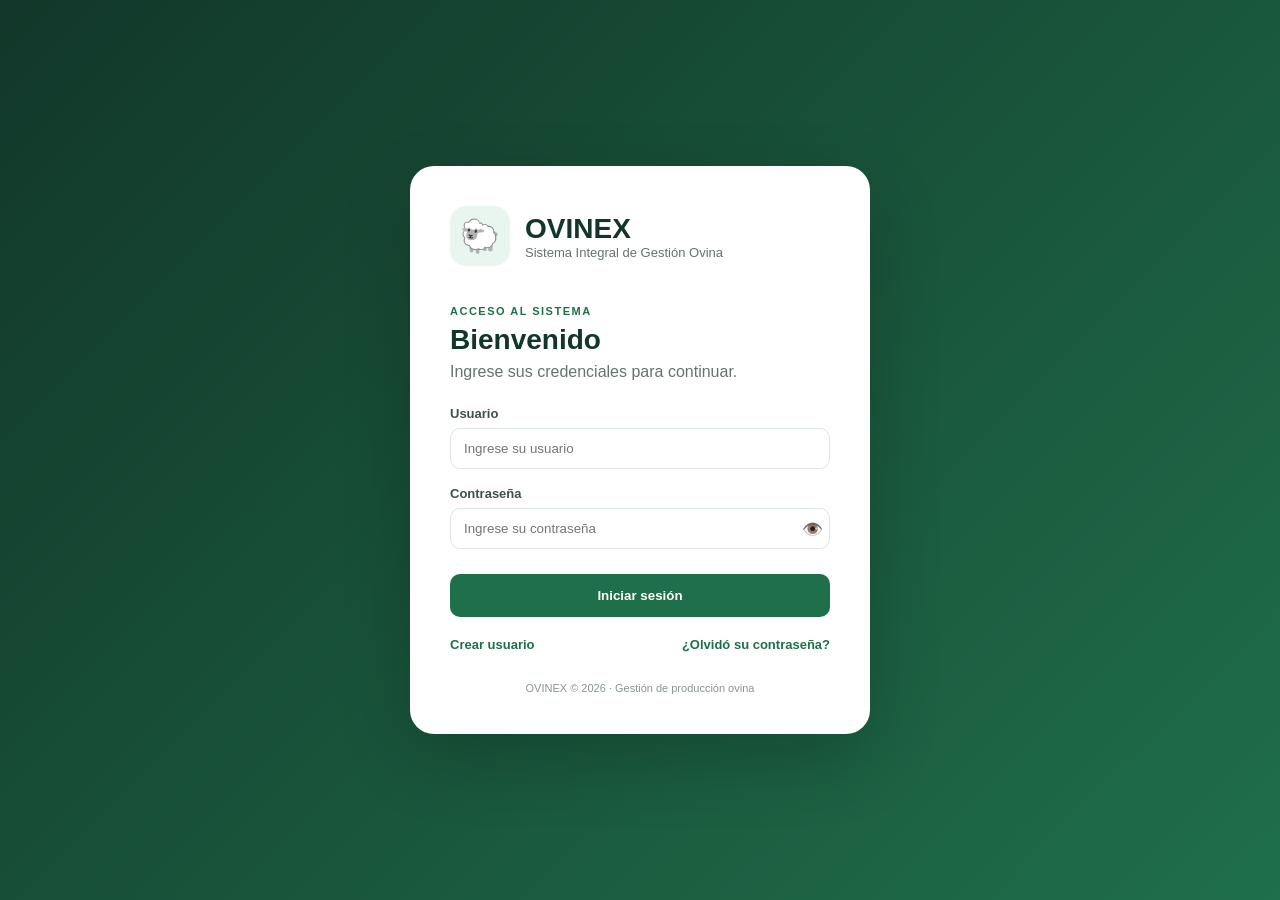
<file: index.html>
<!DOCTYPE html>
<html lang="es">
<head>

    <meta charset="UTF-8">

    <meta
        name="viewport"
        content="width=device-width, initial-scale=1.0"
    >

    <title>OVINEX | Sistema Ovino</title>

    <link
        rel="stylesheet"
        href="estilos.css"
    >

</head>

<body>

<script>

/* =====================================================
   PROTECCIÓN DE SESIÓN
===================================================== */

if (
    sessionStorage.getItem("sesionActiva") !== "true"
) {

    window.location.replace("login.html");

}

</script>


<div class="app">


    <!-- ==================================================
         SIDEBAR
    ================================================== -->

    <aside class="sidebar">

        <div class="logo">

            <div class="logo-icon">
                🐑
            </div>

            <div>
                <strong>OVINEX</strong>
                <span>Gestión Ovina</span>
            </div>

        </div>


        <nav class="menu">

            <span class="menu-titulo">
                PRINCIPAL
            </span>

            <button
                type="button"
                class="item-menu activo"
                data-seccion="seccionGeneral"
            >
                <span>🏠</span>
                <span>Información general</span>
            </button>


            <button
                type="button"
                class="item-menu"
                data-seccion="seccionAnimales"
            >
                <span>🐑</span>
                <span>Animales</span>
            </button>


            <button
                type="button"
                class="item-menu"
                data-seccion="seccionRegistro"
            >
                <span>➕</span>
                <span>Registrar animal</span>
            </button>


            <button
                type="button"
                class="item-menu"
                data-seccion="seccionReservas"
            >
                <span>📋</span>
                <span>Reservas</span>
            </button>


            <span class="menu-titulo">
                ADMINISTRACIÓN
            </span>


            <button
                type="button"
                class="item-menu"
                id="btnPanelAdmin"
                data-seccion="seccionAdmin"
            >
                <span>🛡️</span>
                <span>Panel de administrador</span>
            </button>


            <button
                type="button"
                class="item-menu"
                id="btnNotificacionesMenu"
                data-seccion="seccionNotificaciones"
            >
                <span>🔔</span>
                <span>Notificaciones</span>

                <span
                    id="contadorMenu"
                    class="contador-menu"
                >
                    0
                </span>

            </button>

        </nav>


        <div class="sidebar-abajo">

            <div class="mini-info">

                <span>OVINEX</span>

                <p>
                    Sistema de control
                    de producción ovina
                </p>

            </div>


            <button
                type="button"
                id="btnCerrarSesion"
                class="boton-logout"
            >
                🚪 Cerrar sesión
            </button>

        </div>

    </aside>



    <!-- ==================================================
         CONTENIDO PRINCIPAL
    ================================================== -->

    <main class="contenido-principal">


        <!-- ==================================================
             HEADER
        ================================================== -->

        <header class="header">

            <div>

                <span class="etiqueta-header">
                    SISTEMA DE GESTIÓN
                </span>

                <h1 id="tituloHeader">
                    Información general
                </h1>

            </div>


            <div class="usuario-area">

                <button
                    type="button"
                    id="btnNotificaciones"
                    class="boton-notificaciones"
                >

                    🔔

                    <span
                        id="contadorNotificaciones"
                        class="contador-notificaciones"
                    >
                        0
                    </span>

                </button>


                <div
                    class="usuario-avatar"
                    id="avatarUsuario"
                >
                    A
                </div>


                <div class="usuario-datos">

                    <strong id="nombreUsuario">
                        Administrador
                    </strong>

                    <span id="rolUsuario">
                        Administrador
                    </span>

                </div>

            </div>

        </header>



        <!-- ==================================================
             INFORMACIÓN GENERAL
        ================================================== -->

        <section
            id="seccionGeneral"
            class="seccion-contenido activa"
        >

            <div class="encabezado-seccion">

                <div>

                    <span class="etiqueta-seccion">
                        RESUMEN
                    </span>

                    <h2>
                        Información general
                    </h2>

                    <p>
                        Vista general del hato ovino
                        registrado en OVINEX.
                    </p>

                </div>


                <button
                    type="button"
                    class="boton-principal"
                    data-seccion="seccionRegistro"
                >
                    ➕ Registrar animal
                </button>

            </div>


            <!-- Estadísticas -->

            <div class="estadisticas">

                <div class="tarjeta-estadistica">

                    <div class="estadistica-icono">
                        🐑
                    </div>

                    <div>

                        <span>
                            Total de animales
                        </span>

                        <strong id="totalAnimales">
                            0
                        </strong>

                    </div>

                </div>


                <div class="tarjeta-estadistica">

                    <div class="estadistica-icono">
                        ❤️
                    </div>

                    <div>

                        <span>
                            Animales preñados
                        </span>

                        <strong id="animalesPrenados">
                            0
                        </strong>

                    </div>

                </div>


                <div class="tarjeta-estadistica">

                    <div class="estadistica-icono">
                        📋
                    </div>

                    <div>

                        <span>
                            Reservas
                        </span>

                        <strong id="totalReservas">
                            0
                        </strong>

                    </div>

                </div>

            </div>


            <!-- Animales generales -->

            <div class="tarjeta-contenido">

                <div class="cabecera-contenido">

                    <div>

                        <span class="etiqueta-seccion">
                            HATO OVINO
                        </span>

                        <h2>
                            Animales registrados
                        </h2>

                    </div>


                    <button
                        type="button"
                        class="boton-secundario"
                        data-seccion="seccionAnimales"
                    >
                        Ver todos
                    </button>

                </div>


                <div
                    id="tarjetasGenerales"
                    class="grid-animales"
                ></div>

            </div>

        </section>



        <!-- ==================================================
             ANIMALES
        ================================================== -->

        <section
            id="seccionAnimales"
            class="seccion-contenido"
        >

            <div class="encabezado-seccion">

                <div>

                    <span class="etiqueta-seccion">
                        HATO OVINO
                    </span>

                    <h2>
                        Animales
                    </h2>

                    <p>
                        Consulta y administra los animales registrados.
                    </p>

                </div>


                <button
                    type="button"
                    class="boton-principal"
                    data-seccion="seccionRegistro"
                >
                    ➕ Registrar animal
                </button>

            </div>


            <div class="filtros">

                <div class="campo">

                    <label for="buscarAnimal">
                        Buscar animal
                    </label>

                    <input
                        type="search"
                        id="buscarAnimal"
                        placeholder="Número del animal..."
                    >

                </div>


                <div class="campo">

                    <label for="filtroEstado">
                        Estado
                    </label>

                    <select id="filtroEstado">

                        <option value="">
                            Todos
                        </option>

                        <option value="Activo">
                            Activo
                        </option>

                        <option value="En tratamiento">
                            En tratamiento
                        </option>

                        <option value="Vendido">
                            Vendido
                        </option>

                        <option value="Baja">
                            Baja
                        </option>

                    </select>

                </div>


                <div class="campo">

                    <label for="filtroCelo">
                        Celo
                    </label>

                    <select id="filtroCelo">

                        <option value="">
                            Todos
                        </option>

                        <option value="Sí">
                            Sí
                        </option>

                        <option value="No">
                            No
                        </option>

                    </select>

                </div>

            </div>


            <div class="contador-resultados">

                <span>
                    Animales encontrados:
                </span>

                <strong id="contadorTarjetas">
                    0
                </strong>

            </div>


            <div
                id="contenedorTarjetas"
                class="grid-animales"
            ></div>

        </section>



        <!-- ==================================================
             REGISTRO
        ================================================== -->

        <section
            id="seccionRegistro"
            class="seccion-contenido"
        >

            <div class="encabezado-seccion">

                <div>

                    <span class="etiqueta-seccion">
                        REGISTRO
                    </span>

                    <h2>
                        Registrar animal
                    </h2>

                    <p>
                        Complete la información del animal.
                    </p>

                </div>

            </div>


            <div class="formulario-contenedor">

                <form id="formAnimal">

                    <div class="formulario-grid">

                        <div class="campo">

                            <label for="numeroAnimal">
                                Número de animal *
                            </label>

                            <input
                                type="text"
                                id="numeroAnimal"
                                required
                            >

                        </div>


                        <div class="campo">

                            <label for="peso">
                                Peso (kg) *
                            </label>

                            <input
                                type="number"
                                id="peso"
                                min="0"
                                step="0.1"
                                required
                            >

                        </div>


                        <div class="campo">

                            <label for="fecha">
                                Fecha *
                            </label>

                            <input
                                type="date"
                                id="fecha"
                                required
                            >

                        </div>


                        <div class="campo">

                            <label for="hora">
                                Hora *
                            </label>

                            <input
                                type="time"
                                id="hora"
                                required
                            >

                        </div>


                        <div class="campo">

                            <label for="nacimiento">
                                Fecha de nacimiento
                            </label>

                            <input
                                type="date"
                                id="nacimiento"
                            >

                        </div>


                        <div class="campo">

                            <label for="vacunas">
                                Vacunas
                            </label>

                            <input
                                type="text"
                                id="vacunas"
                                placeholder="Ej. Clostridiosis"
                            >

                        </div>


                        <div class="campo">

                            <label for="celo">
                                Celo
                            </label>

                            <select id="celo">

                                <option value="No">
                                    No
                                </option>

                                <option value="Sí">
                                    Sí
                                </option>

                            </select>

                        </div>


                        <div class="campo">

                            <label for="fechaCelo">
                                Fecha de celo
                            </label>

                            <input
                                type="date"
                                id="fechaCelo"
                            >

                        </div>


                        <div class="campo">

                            <label for="macho">
                                Número del macho
                            </label>

                            <input
                                type="text"
                                id="macho"
                            >

                        </div>


                        <div class="campo">

                            <label for="diagnostico">
                                Fecha de diagnóstico
                            </label>

                            <input
                                type="date"
                                id="diagnostico"
                            >

                        </div>


                        <div class="campo">

                            <label for="padre">
                                Número del padre
                            </label>

                            <input
                                type="text"
                                id="padre"
                            >

                        </div>


                        <div class="campo">

                            <label for="madre">
                                Número de la madre
                            </label>

                            <input
                                type="text"
                                id="madre"
                            >

                        </div>


                        <div class="campo campo-completo">

                            <label for="dieta">
                                Dieta
                            </label>

                            <textarea
                                id="dieta"
                                rows="3"
                                placeholder="Describa la alimentación..."
                            ></textarea>

                        </div>


                        <div class="campo">

                            <label for="estado">
                                Estado
                            </label>

                            <select id="estado">

                                <option value="Activo">
                                    Activo
                                </option>

                                <option value="En tratamiento">
                                    En tratamiento
                                </option>

                                <option value="Vendido">
                                    Vendido
                                </option>

                                <option value="Baja">
                                    Baja
                                </option>

                            </select>

                        </div>

                    </div>


                    <div class="formulario-botones">

                        <button
                            type="reset"
                            class="boton-secundario"
                        >
                            Limpiar
                        </button>

                        <button
                            type="submit"
                            class="boton-principal"
                        >
                            💾 Guardar animal
                        </button>

                    </div>

                </form>

            </div>

        </section>



        <!-- ==================================================
             RESERVAS
        ================================================== -->

        <section
            id="seccionReservas"
            class="seccion-contenido"
        >

            <div class="encabezado-seccion">

                <div>

                    <span class="etiqueta-seccion">
                        REGISTRO
                    </span>

                    <h2>
                        Reservas
                    </h2>

                    <p>
                        Reservas y movimientos registrados.
                    </p>

                </div>

            </div>


            <div class="tarjeta-contenido">

                <div class="tabla-responsive">

                    <table class="tabla">

                        <thead>

                            <tr>

                                <th>
                                    Animal
                                </th>

                                <th>
                                    Fecha
                                </th>

                                <th>
                                    Tipo
                                </th>

                                <th>
                                    Estado
                                </th>

                            </tr>

                        </thead>

                        <tbody id="tablaReservas">

                        </tbody>

                    </table>

                </div>

            </div>

        </section>



        <!-- ==================================================
             PANEL ADMINISTRADOR
        ================================================== -->

        <section
            id="seccionAdmin"
            class="seccion-contenido"
        >

            <div class="encabezado-seccion">

                <div>

                    <span class="etiqueta-seccion">
                        ADMINISTRACIÓN
                    </span>

                    <h2>
                        Panel de administrador
                    </h2>

                    <p>
                        Gestión y consulta de los usuarios
                        con rango de peón.
                    </p>

                </div>


                <button
                    type="button"
                    id="btnActualizarUsuarios"
                    class="boton-secundario"
                >
                    🔄 Actualizar
                </button>

            </div>


            <div class="estadisticas-admin">

                <div class="tarjeta-admin">

                    <div class="icono-admin">
                        👥
                    </div>

                    <div>

                        <span>
                            Total de peones
                        </span>

                        <strong id="totalPeones">
                            0
                        </strong>

                    </div>

                </div>


                <div class="tarjeta-admin">

                    <div class="icono-admin">
                        🟢
                    </div>

                    <div>

                        <span>
                            Usuarios activos
                        </span>

                        <strong id="peonesActivos">
                            0
                        </strong>

                    </div>

                </div>


                <div class="tarjeta-admin">

                    <div class="icono-admin">
                        📋
                    </div>

                    <div>

                        <span>
                            Actividades
                        </span>

                        <strong id="actividadesPeones">
                            0
                        </strong>

                    </div>

                </div>

            </div>


            <div class="tarjeta-contenido">

                <div class="cabecera-tabla-admin">

                    <div>

                        <span class="etiqueta-seccion">
                            USUARIOS
                        </span>

                        <h2>
                            Usuarios con rango peón
                        </h2>

                        <p>
                            Información de los usuarios registrados.
                        </p>

                    </div>

                </div>


                <div class="tabla-responsive">

                    <table class="tabla-admin">

                        <thead>

                            <tr>

                                <th>
                                    Usuario
                                </th>

                                <th>
                                    Rango
                                </th>

                                <th>
                                    Estado
                                </th>

                                <th>
                                    Actividades
                                </th>

                                <th>
                                    Acciones
                                </th>

                            </tr>

                        </thead>

                        <tbody id="tablaUsuariosPeones">

                        </tbody>

                    </table>

                </div>

            </div>

        </section>



        <!-- ==================================================
             NOTIFICACIONES
        ================================================== -->

        <section
            id="seccionNotificaciones"
            class="seccion-contenido"
        >

            <div class="encabezado-seccion">

                <div>

                    <span class="etiqueta-seccion">
                        ACTIVIDAD
                    </span>

                    <h2>
                        Notificaciones
                    </h2>

                    <p>
                        Actividades realizadas por los usuarios peón.
                    </p>

                </div>


                <button
                    type="button"
                    id="btnMarcarNotificaciones"
                    class="boton-secundario"
                >
                    ✓ Marcar como leídas
                </button>

            </div>


            <div class="tarjeta-contenido">

                <div
                    id="listaNotificaciones"
                    class="lista-notificaciones"
                ></div>

            </div>

        </section>


    </main>

</div>



<!-- ======================================================
     MODAL INFORMACIÓN ANIMAL
====================================================== -->

<div
    class="modal"
    id="modalAnimal"
>

    <div class="modal-contenido modal-animal">

        <button
            type="button"
            class="cerrar-modal"
            id="cerrarModalAnimal"
        >
            ×
        </button>

        <div id="detalleAnimal"></div>

    </div>

</div>


<script>

/* =====================================================
   DATOS
===================================================== */

let animales =
    JSON.parse(
        localStorage.getItem("animalesOvinos") || "[]"
    );

let pesajes =
    JSON.parse(
        localStorage.getItem("pesajesOvinos") || "[]"
    );

let tratamientos =
    JSON.parse(
        localStorage.getItem("tratamientosOvinos") || "[]"
    );

let reproducciones =
    JSON.parse(
        localStorage.getItem("reproduccionesOvinas") || "[]"
    );


/* =====================================================
   SESIÓN
===================================================== */

const usuarioActual =
    sessionStorage.getItem("usuarioActual") || "admin";

const rolActual =
    sessionStorage.getItem("rolActual") || "admin";


/* =====================================================
   UTILIDADES
===================================================== */

function escapeHTML(valor) {

    return String(valor ?? "")
        .replace(/&/g, "&amp;")
        .replace(/</g, "&lt;")
        .replace(/>/g, "&gt;")
        .replace(/"/g, "&quot;")
        .replace(/'/g, "&#039;");

}


function guardarAnimales() {

    localStorage.setItem(
        "animalesOvinos",
        JSON.stringify(animales)
    );

}


/* =====================================================
   NOTIFICACIONES DE ACTIVIDAD
===================================================== */

function registrarActividad(
    accion,
    detalle = ""
) {

    if (rolActual !== "peon") {
        return;
    }

    let notificaciones = [];

    try {

        notificaciones =
            JSON.parse(
                localStorage.getItem(
                    "notificacionesOvinex"
                )
            ) || [];

    } catch {

        notificaciones = [];

    }


    notificaciones.unshift({

        id:
            Date.now().toString() +
            Math.random()
                .toString(36)
                .substring(2, 7),

        usuario: usuarioActual,

        accion: accion,

        detalle: detalle,

        fecha:
            new Date()
                .toLocaleDateString("es-CR"),

        hora:
            new Date()
                .toLocaleTimeString("es-CR"),

        leida: false

    });


    if (notificaciones.length > 100) {

        notificaciones =
            notificaciones.slice(0, 100);

    }


    localStorage.setItem(
        "notificacionesOvinex",
        JSON.stringify(notificaciones)
    );

}


/* =====================================================
   CARGAR NOTIFICACIONES
===================================================== */

function cargarNotificaciones() {

    const lista =
        document.getElementById(
            "listaNotificaciones"
        );

    const contador =
        document.getElementById(
            "contadorNotificaciones"
        );

    const contadorMenu =
        document.getElementById(
            "contadorMenu"
        );

    if (!lista) return;


    let notificaciones = [];

    try {

        notificaciones =
            JSON.parse(
                localStorage.getItem(
                    "notificacionesOvinex"
                )
            ) || [];

    } catch {

        notificaciones = [];

    }


    if (rolActual !== "admin") {

        lista.innerHTML = `
            <div class="sin-notificaciones">
                <div>🔒</div>
                <h3>Acceso restringido</h3>
                <p>
                    Las notificaciones están
                    disponibles para el administrador.
                </p>
            </div>
        `;

        if (contador) {
            contador.style.display = "none";
        }

        if (contadorMenu) {
            contadorMenu.style.display = "none";
        }

        return;

    }


    const noLeidas =
        notificaciones.filter(
            item => !item.leida
        ).length;


    if (contador) {

        contador.textContent =
            noLeidas;

        contador.style.display =
            noLeidas > 0
                ? "flex"
                : "none";

    }


    if (contadorMenu) {

        contadorMenu.textContent =
            noLeidas;

        contadorMenu.style.display =
            noLeidas > 0
                ? "flex"
                : "none";

    }


    lista.innerHTML = "";


    if (!notificaciones.length) {

        lista.innerHTML = `
            <div class="sin-notificaciones">
                <div>🔔</div>
                <h3>No hay notificaciones</h3>
                <p>
                    Las actividades realizadas
                    por los peones aparecerán aquí.
                </p>
            </div>
        `;

        return;

    }


    notificaciones.forEach(
        notificacion => {

            const elemento =
                document.createElement("div");

            elemento.className =
                "notificacion-item " +
                (
                    notificacion.leida
                        ? "leida"
                        : "no-leida"
                );


            elemento.innerHTML = `

                <div class="notificacion-icono">
                    👤
                </div>

                <div class="notificacion-contenido">

                    <strong>
                        ${escapeHTML(
                            notificacion.usuario
                        )}
                    </strong>

                    <p>
                        ${escapeHTML(
                            notificacion.accion
                        )}
                    </p>

                    ${
                        notificacion.detalle
                            ? `
                                <small>
                                    ${escapeHTML(
                                        notificacion.detalle
                                    )}
                                </small>
                            `
                            : ""
                    }

                    <span>
                        ${escapeHTML(
                            notificacion.fecha
                        )}
                        ·
                        ${escapeHTML(
                            notificacion.hora
                        )}
                    </span>

                </div>

            `;


            lista.appendChild(
                elemento
            );

        }
    );

}


/* =====================================================
   INFORMACIÓN DEL USUARIO
===================================================== */

function cargarUsuario() {

    const nombre =
        document.getElementById(
            "nombreUsuario"
        );

    const rol =
        document.getElementById(
            "rolUsuario"
        );

    const avatar =
        document.getElementById(
            "avatarUsuario"
        );


    if (nombre) {

        nombre.textContent =
            usuarioActual;

    }


    if (rol) {

        rol.textContent =
            rolActual === "admin"
                ? "Administrador"
                : "Peón";

    }


    if (avatar) {

        avatar.textContent =
            usuarioActual
                .charAt(0)
                .toUpperCase();

    }

}


/* =====================================================
   PERMISOS
===================================================== */

function configurarPermisos() {

    const panelAdmin =
        document.getElementById(
            "btnPanelAdmin"
        );

    if (!panelAdmin) return;


    if (rolActual === "admin") {

        panelAdmin.style.display =
            "flex";

    } else {

        panelAdmin.style.display =
            "none";

    }

}


/* =====================================================
   NAVEGACIÓN
===================================================== */

function mostrarSeccion(id) {

    /* Si intenta entrar al panel admin */

    if (
        id === "seccionAdmin" &&
        rolActual !== "admin"
    ) {

        alert(
            "Esta sección es exclusiva para el administrador."
        );

        return;

    }


    document
        .querySelectorAll(
            ".seccion-contenido"
        )
        .forEach(
            seccion => {

                seccion.classList.remove(
                    "activa"
                );

            }
        );


    const seccion =
        document.getElementById(id);


    if (seccion) {

        seccion.classList.add(
            "activa"
        );

    }


    document
        .querySelectorAll(
            ".item-menu"
        )
        .forEach(
            boton => {

                boton.classList.remove(
                    "activo"
                );

            }
        );


    const botonMenu =
        document.querySelector(
            `.item-menu[data-seccion="${id}"]`
        );


    if (botonMenu) {

        botonMenu.classList.add(
            "activo"
        );

    }


    const titulos = {

        seccionGeneral:
            "Información general",

        seccionAnimales:
            "Animales",

        seccionRegistro:
            "Registrar animal",

        seccionReservas:
            "Reservas",

        seccionAdmin:
            "Panel de administrador",

        seccionNotificaciones:
            "Notificaciones"

    };


    const titulo =
        document.getElementById(
            "tituloHeader"
        );


    if (titulo) {

        titulo.textContent =
            titulos[id] ||
            "OVINEX";

    }


    if (id === "seccionAdmin") {

        cargarPanelAdministrador();

    }


    if (id === "seccionNotificaciones") {

        cargarNotificaciones();

    }

}


/* Navegación */

document.addEventListener(
    "click",
    function(event) {

        const boton =
            event.target.closest(
                "[data-seccion]"
            );

        if (!boton) return;

        const id =
            boton.dataset.seccion;

        mostrarSeccion(id);

    }
);


/* =====================================================
   ESTADÍSTICAS
===================================================== */

function actualizarEstadisticas() {

    const total =
        document.getElementById(
            "totalAnimales"
        );

    const prenados =
        document.getElementById(
            "animalesPrenados"
        );

    const reservas =
        document.getElementById(
            "totalReservas"
        );


    if (total) {

        total.textContent =
            animales.length;

    }


    if (prenados) {

        prenados.textContent =
            animales.filter(
                animal =>
                    String(
                        animal.diagnostico || ""
                    ).trim() !== ""
            ).length;

    }


    let listaReservas = [];

    try {

        listaReservas =
            JSON.parse(
                localStorage.getItem(
                    "reservasOvinas"
                )
            ) || [];

    } catch {

        listaReservas = [];

    }


    if (reservas) {

        reservas.textContent =
            listaReservas.length;

    }

}


/* =====================================================
   TARJETAS DE ANIMALES
===================================================== */

function crearTarjetaAnimal(
    animal
) {

    const tarjeta =
        document.createElement("article");

    tarjeta.className =
        "tarjeta-animal";


    const estado =
        animal.estado ||
        "Activo";


    const estadoClase =
        estado
            .toLowerCase()
            .replaceAll(" ", "-");


    tarjeta.innerHTML = `

        <div class="animal-cabecera">

            <div class="animal-avatar">
                🐑
            </div>

            <div>

                <span class="animal-label">
                    ANIMAL
                </span>

                <h3>
                    #${escapeHTML(
                        animal.numero
                    )}
                </h3>

            </div>

        </div>


        <div class="animal-datos">

            <div>
                <span>Peso</span>
                <strong>
                    ${escapeHTML(
                        animal.peso
                    )} kg
                </strong>
            </div>

            <div>
                <span>Estado</span>
                <strong class="estado-${estadoClase}">
                    ${escapeHTML(
                        estado
                    )}
                </strong>
            </div>

            <div>
                <span>Celo</span>
                <strong>
                    ${escapeHTML(
                        animal.celo || "No"
                    )}
                </strong>
            </div>

        </div>


        <div class="animal-acciones">

            <button
                type="button"
                class="boton-secundario boton-ver-animal"
                data-id="${animal.id}"
            >
                👁️ Ver
            </button>

            <button
                type="button"
                class="boton-secundario boton-editar-animal"
                data-id="${animal.id}"
            >
                ✏️ Editar
            </button>

            <button
                type="button"
                class="boton-peligro boton-eliminar-animal"
                data-id="${animal.id}"
            >
                🗑️
            </button>

        </div>

    `;


    return tarjeta;

}


/* =====================================================
   MOSTRAR ANIMALES
===================================================== */

function mostrarAnimales(
    lista = animales,
    contenedorId = "contenedorTarjetas"
) {

    const contenedor =
        document.getElementById(
            contenedorId
        );

    if (!contenedor) return;


    contenedor.innerHTML = "";


    if (!lista.length) {

        contenedor.innerHTML = `

            <div class="sin-datos">

                <div>🐑</div>

                <h3>
                    No hay animales registrados
                </h3>

                <p>
                    Registre un animal para
                    comenzar a utilizar el sistema.
                </p>

            </div>

        `;

        return;

    }


    lista.forEach(
        animal => {

            contenedor.appendChild(
                crearTarjetaAnimal(animal)
            );

        }
    );


    const contador =
        document.getElementById(
            "contadorTarjetas"
        );


    if (contador) {

        contador.textContent =
            lista.length;

    }

}


/* =====================================================
   INFORMACIÓN GENERAL
===================================================== */

function mostrarAnimalesGenerales() {

    const contenedor =
        document.getElementById(
            "tarjetasGenerales"
        );

    if (!contenedor) return;


    contenedor.innerHTML = "";


    if (!animales.length) {

        contenedor.innerHTML = `

            <div class="sin-datos">

                <div>🐑</div>

                <h3>
                    No hay animales registrados
                </h3>

                <p>
                    Utilice "Registrar animal"
                    para agregar el primero.
                </p>

            </div>

        `;

        return;

    }


    animales.forEach(
        animal => {

            contenedor.appendChild(
                crearTarjetaAnimal(animal)
            );

        }
    );

}


/* =====================================================
   FILTROS
===================================================== */

function aplicarFiltros() {

    const busqueda =
        (
            document.getElementById(
                "buscarAnimal"
            )?.value || ""
        )
        .toLowerCase()
        .trim();


    const estado =
        document.getElementById(
            "filtroEstado"
        )?.value || "";


    const celo =
        document.getElementById(
            "filtroCelo"
        )?.value || "";


    const filtrados =
        animales.filter(
            animal => {

                const coincideNumero =
                    String(
                        animal.numero || ""
                    )
                    .toLowerCase()
                    .includes(
                        busqueda
                    );


                const coincideEstado =
                    !estado ||
                    animal.estado === estado;


                const coincideCelo =
                    !celo ||
                    animal.celo === celo;


                return (
                    coincideNumero &&
                    coincideEstado &&
                    coincideCelo
                );

            }
        );


    mostrarAnimales(
        filtrados
    );

}


/* =====================================================
   FORMULARIO ANIMAL
===================================================== */

const formAnimal =
    document.getElementById(
        "formAnimal"
    );


formAnimal.addEventListener(
    "submit",
    function(event) {

        event.preventDefault();


        const animal = {

            id:
                Date.now()
                .toString(),

            numero:
                document.getElementById(
                    "numeroAnimal"
                ).value.trim(),

            peso:
                document.getElementById(
                    "peso"
                ).value,

            fecha:
                document.getElementById(
                    "fecha"
                ).value,

            hora:
                document.getElementById(
                    "hora"
                ).value,

            nacimiento:
                document.getElementById(
                    "nacimiento"
                ).value,

            vacunas:
                document.getElementById(
                    "vacunas"
                ).value.trim(),

            celo:
                document.getElementById(
                    "celo"
                ).value,

            fechaCelo:
                document.getElementById(
                    "fechaCelo"
                ).value,

            macho:
                document.getElementById(
                    "macho"
                ).value.trim(),

            diagnostico:
                document.getElementById(
                    "diagnostico"
                ).value,

            padre:
                document.getElementById(
                    "padre"
                ).value.trim(),

            madre:
                document.getElementById(
                    "madre"
                ).value.trim(),

            dieta:
                document.getElementById(
                    "dieta"
                ).value.trim(),

            estado:
                document.getElementById(
                    "estado"
                ).value

        };


        const existe =
            animales.some(
                item =>
                    item.numero ===
                    animal.numero
            );


        if (existe) {

            alert(
                "Ya existe un animal con ese número."
            );

            return;

        }


        animales.push(
            animal
        );


        guardarAnimales();


        registrarActividad(
            "Registró un nuevo animal",
            "Animal #" +
            animal.numero
        );


        formAnimal.reset();


        actualizarTodo();


        alert(
            "Animal registrado correctamente."
        );


        mostrarSeccion(
            "seccionGeneral"
        );

    }
);


/* =====================================================
   EDITAR ANIMAL
===================================================== */

function editarAnimal(id) {

    const animal =
        animales.find(
            item =>
                String(item.id) ===
                String(id)
        );


    if (!animal) return;


    document.getElementById(
        "numeroAnimal"
    ).value =
        animal.numero || "";


    document.getElementById(
        "peso"
    ).value =
        animal.peso || "";


    document.getElementById(
        "fecha"
    ).value =
        animal.fecha || "";


    document.getElementById(
        "hora"
    ).value =
        animal.hora || "";


    document.getElementById(
        "nacimiento"
    ).value =
        animal.nacimiento || "";


    document.getElementById(
        "vacunas"
    ).value =
        animal.vacunas || "";


    document.getElementById(
        "celo"
    ).value =
        animal.celo || "No";


    document.getElementById(
        "fechaCelo"
    ).value =
        animal.fechaCelo || "";


    document.getElementById(
        "macho"
    ).value =
        animal.macho || "";


    document.getElementById(
        "diagnostico"
    ).value =
        animal.diagnostico || "";


    document.getElementById(
        "padre"
    ).value =
        animal.padre || "";


    document.getElementById(
        "madre"
    ).value =
        animal.madre || "";


    document.getElementById(
        "dieta"
    ).value =
        animal.dieta || "";


    document.getElementById(
        "estado"
    ).value =
        animal.estado || "Activo";


    const form =
        document.getElementById(
            "formAnimal"
        );


    form.dataset.editando =
        animal.id;


    mostrarSeccion(
        "seccionRegistro"
    );

}


/* =====================================================
   ACTUALIZAR ANIMAL
===================================================== */

formAnimal.addEventListener(
    "submit",
    function() {

        const editando =
            formAnimal.dataset.editando;


        if (!editando) return;


        const indice =
            animales.findIndex(
                item =>
                    String(item.id) ===
                    String(editando)
            );


        if (indice === -1) return;


        const numero =
            document.getElementById(
                "numeroAnimal"
            ).value.trim();


        const duplicado =
            animales.some(
                item =>
                    item.numero === numero &&
                    String(item.id) !==
                    String(editando)
            );


        if (duplicado) {

            alert(
                "Ya existe otro animal con ese número."
            );

            return;

        }


        animales[indice] = {

            ...animales[indice],

            numero: numero,

            peso:
                document.getElementById(
                    "peso"
                ).value,

            fecha:
                document.getElementById(
                    "fecha"
                ).value,

            hora:
                document.getElementById(
                    "hora"
                ).value,

            nacimiento:
                document.getElementById(
                    "nacimiento"
                ).value,

            vacunas:
                document.getElementById(
                    "vacunas"
                ).value,

            celo:
                document.getElementById(
                    "celo"
                ).value,

            fechaCelo:
                document.getElementById(
                    "fechaCelo"
                ).value,

            macho:
                document.getElementById(
                    "macho"
                ).value,

            diagnostico:
                document.getElementById(
                    "diagnostico"
                ).value,

            padre:
                document.getElementById(
                    "padre"
                ).value,

            madre:
                document.getElementById(
                    "madre"
                ).value,

            dieta:
                document.getElementById(
                    "dieta"
                ).value,

            estado:
                document.getElementById(
                    "estado"
                ).value

        };


        guardarAnimales();


        registrarActividad(
            "Editó un animal",
            "Animal #" +
            numero
        );


        delete formAnimal.dataset.editando;


        formAnimal.reset();


        actualizarTodo();

    }
);


/* =====================================================
   ELIMINAR ANIMAL
===================================================== */

function eliminarAnimal(id) {

    const animal =
        animales.find(
            item =>
                String(item.id) ===
                String(id)
        );


    if (!animal) return;


    if (
        !confirm(
            "¿Desea eliminar el animal #" +
            animal.numero +
            "?"
        )
    ) {

        return;

    }


    animales =
        animales.filter(
            item =>
                String(item.id) !==
                String(id)
        );


    guardarAnimales();


    registrarActividad(
        "Eliminó un animal",
        "Animal #" +
        animal.numero
    );


    actualizarTodo();

}


/* =====================================================
   VER ANIMAL
===================================================== */

function verAnimal(id) {

    const animal =
        animales.find(
            item =>
                String(item.id) ===
                String(id)
        );


    if (!animal) return;


    const detalle =
        document.getElementById(
            "detalleAnimal"
        );


    detalle.innerHTML = `

        <span class="etiqueta-seccion">
            INFORMACIÓN DEL ANIMAL
        </span>

        <h2>
            Animal #${escapeHTML(
                animal.numero
            )}
        </h2>

        <div class="detalle-grid">

            <div>
                <span>Peso</span>
                <strong>
                    ${escapeHTML(
                        animal.peso
                    )} kg
                </strong>
            </div>

            <div>
                <span>Fecha</span>
                <strong>
                    ${escapeHTML(
                        animal.fecha
                    )}
                </strong>
            </div>

            <div>
                <span>Hora</span>
                <strong>
                    ${escapeHTML(
                        animal.hora
                    )}
                </strong>
            </div>

            <div>
                <span>Nacimiento</span>
                <strong>
                    ${escapeHTML(
                        animal.nacimiento ||
                        "No registrado"
                    )}
                </strong>
            </div>

            <div>
                <span>Vacunas</span>
                <strong>
                    ${escapeHTML(
                        animal.vacunas ||
                        "No registradas"
                    )}
                </strong>
            </div>

            <div>
                <span>Celo</span>
                <strong>
                    ${escapeHTML(
                        animal.celo ||
                        "No"
                    )}
                </strong>
            </div>

            <div>
                <span>Fecha de celo</span>
                <strong>
                    ${escapeHTML(
                        animal.fechaCelo ||
                        "No registrada"
                    )}
                </strong>
            </div>

            <div>
                <span>Macho</span>
                <strong>
                    ${escapeHTML(
                        animal.macho ||
                        "No registrado"
                    )}
                </strong>
            </div>

            <div>
                <span>Diagnóstico</span>
                <strong>
                    ${escapeHTML(
                        animal.diagnostico ||
                        "No registrado"
                    )}
                </strong>
            </div>

            <div>
                <span>Padre</span>
                <strong>
                    ${escapeHTML(
                        animal.padre ||
                        "No registrado"
                    )}
                </strong>
            </div>

            <div>
                <span>Madre</span>
                <strong>
                    ${escapeHTML(
                        animal.madre ||
                        "No registrada"
                    )}
                </strong>
            </div>

            <div>
                <span>Estado</span>
                <strong>
                    ${escapeHTML(
                        animal.estado
                    )}
                </strong>
            </div>

        </div>


        <div class="detalle-dieta">

            <span>Dieta</span>

            <p>
                ${escapeHTML(
                    animal.dieta ||
                    "No registrada"
                )}
            </p>

        </div>

    `;


    document
        .getElementById(
            "modalAnimal"
        )
        .classList.add("activo");

}


/* =====================================================
   EVENTOS TARJETAS
===================================================== */

document.addEventListener(
    "click",
    function(event) {

        const ver =
            event.target.closest(
                ".boton-ver-animal"
            );


        if (ver) {

            verAnimal(
                ver.dataset.id
            );

        }


        const editar =
            event.target.closest(
                ".boton-editar-animal"
            );


        if (editar) {

            editarAnimal(
                editar.dataset.id
            );

        }


        const eliminar =
            event.target.closest(
                ".boton-eliminar-animal"
            );


        if (eliminar) {

            eliminarAnimal(
                eliminar.dataset.id
            );

        }

    }
);


/* =====================================================
   CERRAR MODAL ANIMAL
===================================================== */

document
    .getElementById(
        "cerrarModalAnimal"
    )
    .addEventListener(
        "click",
        function() {

            document
                .getElementById(
                    "modalAnimal"
                )
                .classList.remove(
                    "activo"
                );

        }
    );


/* =====================================================
   FILTROS
===================================================== */

document
    .getElementById(
        "buscarAnimal"
    )
    .addEventListener(
        "input",
        aplicarFiltros
    );


document
    .getElementById(
        "filtroEstado"
    )
    .addEventListener(
        "change",
        aplicarFiltros
    );


document
    .getElementById(
        "filtroCelo"
    )
    .addEventListener(
        "change",
        aplicarFiltros
    );


/* =====================================================
   PANEL ADMINISTRADOR
===================================================== */

function cargarPanelAdministrador() {

    if (rolActual !== "admin") {
        return;
    }


    let usuarios = [];

    try {

        usuarios =
            JSON.parse(
                localStorage.getItem(
                    "usuariosOvinex"
                )
            ) || [];

    } catch {

        usuarios = [];

    }


    const peones =
        usuarios.filter(
            usuario =>
                usuario.rol === "peon"
        );


    const tabla =
        document.getElementById(
            "tablaUsuariosPeones"
        );


    if (!tabla) return;


    tabla.innerHTML = "";


    let notificaciones = [];

    try {

        notificaciones =
            JSON.parse(
                localStorage.getItem(
                    "notificacionesOvinex"
                )
            ) || [];

    } catch {

        notificaciones = [];

    }


    let totalActividades = 0;


    peones.forEach(
        peon => {

            const actividades =
                notificaciones.filter(
                    item =>
                        item.usuario ===
                        peon.usuario
                );


            totalActividades +=
                actividades.length;


            const activo =
                peon.activo !== false;


            const fila =
                document.createElement(
                    "tr"
                );


            fila.innerHTML = `

                <td>

                    <div class="usuario-tabla">

                        <div class="avatar-tabla">

                            ${escapeHTML(
                                peon.usuario
                                    .charAt(0)
                                    .toUpperCase()
                            )}

                        </div>

                        <strong>
                            ${escapeHTML(
                                peon.usuario
                            )}
                        </strong>

                    </div>

                </td>


                <td>

                    <span class="badge-peon">
                        Peón
                    </span>

                </td>


                <td>

                    <span class="${
                        activo
                            ? "estado-activo"
                            : "estado-inactivo"
                    }">

                        ${
                            activo
                                ? "Activo"
                                : "Inactivo"
                        }

                    </span>

                </td>


                <td>

                    <strong>
                        ${actividades.length}
                    </strong>

                </td>


                <td>

                    <div class="acciones-usuario">

                        <button
                            type="button"
                            class="boton-tabla boton-ver-usuario"
                            data-usuario="${escapeHTML(
                                peon.usuario
                            )}"
                        >
                            👁️ Ver
                        </button>


                        <button
                            type="button"
                            class="boton-tabla boton-cambiar-estado"
                            data-usuario="${escapeHTML(
                                peon.usuario
                            )}"
                        >

                            ${
                                activo
                                    ? "⛔ Desactivar"
                                    : "🟢 Activar"
                            }

                        </button>


                        <button
                            type="button"
                            class="boton-tabla boton-eliminar-usuario"
                            data-usuario="${escapeHTML(
                                peon.usuario
                            )}"
                        >
                            🗑️ Eliminar
                        </button>

                    </div>

                </td>

            `;


            tabla.appendChild(
                fila
            );

        }
    );


    document.getElementById(
        "totalPeones"
    ).textContent =
        peones.length;


    document.getElementById(
        "peonesActivos"
    ).textContent =
        peones.filter(
            item =>
                item.activo !== false
        ).length;


    document.getElementById(
        "actividadesPeones"
    ).textContent =
        totalActividades;


    if (!peones.length) {

        tabla.innerHTML = `

            <tr>

                <td
                    colspan="5"
                    class="sin-datos-tabla"
                >

                    <div>👥</div>

                    <strong>
                        No hay usuarios peón
                    </strong>

                    <p>
                        Los usuarios creados
                        aparecerán aquí.
                    </p>

                </td>

            </tr>

        `;

    }

}


/* =====================================================
   VER INFORMACIÓN PEÓN
===================================================== */

function verInformacionPeon(
    nombreUsuario
) {

    let usuarios = [];

    try {

        usuarios =
            JSON.parse(
                localStorage.getItem(
                    "usuariosOvinex"
                )
            ) || [];

    } catch {

        usuarios = [];

    }


    const peon =
        usuarios.find(
            item =>
                item.usuario ===
                nombreUsuario
        );


    if (!peon) {

        alert(
            "No se encontró el usuario."
        );

        return;

    }


    let notificaciones = [];

    try {

        notificaciones =
            JSON.parse(
                localStorage.getItem(
                    "notificacionesOvinex"
                )
            ) || [];

    } catch {

        notificaciones = [];

    }


    const actividades =
        notificaciones.filter(
            item =>
                item.usuario ===
                nombreUsuario
        );


    const ultimaActividad =
        actividades.length
            ? actividades[0]
            : null;


    const estado =
        peon.activo !== false
            ? "Activo"
            : "Inactivo";


    const detalle =
        document.getElementById(
            "detalleAnimal"
        );


    detalle.innerHTML = `

        <span class="etiqueta-seccion">
            INFORMACIÓN DEL USUARIO
        </span>

        <h2>
            👤 ${escapeHTML(
                peon.usuario
            )}
        </h2>


        <div class="detalle-grid">

            <div>
                <span>Usuario</span>
                <strong>
                    ${escapeHTML(
                        peon.usuario
                    )}
                </strong>
            </div>


            <div>
                <span>Rango</span>
                <strong>
                    Peón
                </strong>
            </div>


            <div>
                <span>Estado</span>
                <strong>
                    ${estado}
                </strong>
            </div>


            <div>
                <span>Fecha de creación</span>
                <strong>
                    ${escapeHTML(
                        peon.fechaCreacion ||
                        "No registrada"
                    )}
                </strong>
            </div>


            <div>
                <span>Actividades</span>
                <strong>
                    ${actividades.length}
                </strong>
            </div>


            <div>
                <span>Última actividad</span>
                <strong>
                    ${
                        ultimaActividad
                            ? escapeHTML(
                                ultimaActividad.accion
                            )
                            : "Sin actividades"
                    }
                </strong>
            </div>

        </div>


        <div class="detalle-dieta">

            <span>
                Historial de actividades
            </span>

            ${
                actividades.length
                    ? actividades
                        .slice(0, 10)
                        .map(
                            item => `
                                <p>
                                    <strong>
                                        ${escapeHTML(
                                            item.fecha
                                        )}
                                    </strong>
                                    ·
                                    ${escapeHTML(
                                        item.hora
                                    )}
                                    —
                                    ${escapeHTML(
                                        item.accion
                                    )}
                                </p>
                            `
                        )
                        .join("")
                    : `
                        <p>
                            Este usuario todavía
                            no registra actividades.
                        </p>
                    `
            }

        </div>

    `;


    document
        .getElementById(
            "modalAnimal"
        )
        .classList.add(
            "activo"
        );

}


/* =====================================================
   CAMBIAR ESTADO PEÓN
===================================================== */

function cambiarEstadoPeon(
    nombreUsuario
) {

    if (rolActual !== "admin") {

        alert(
            "No tienes permisos."
        );

        return;

    }


    let usuarios = [];

    try {

        usuarios =
            JSON.parse(
                localStorage.getItem(
                    "usuariosOvinex"
                )
            ) || [];

    } catch {

        usuarios = [];

    }


    const indice =
        usuarios.findIndex(
            item =>
                item.usuario ===
                nombreUsuario
        );


    if (indice === -1) {

        alert(
            "No se encontró el usuario."
        );

        return;

    }


    if (
        usuarios[indice].rol ===
        "admin"
    ) {

        alert(
            "No puedes modificar al administrador."
        );

        return;

    }


    const activo =
        usuarios[indice].activo !== false;


    const nuevoEstado =
        !activo;


    if (
        !confirm(
            nuevoEstado
                ? "¿Desea activar este usuario?"
                : "¿Desea desactivar este usuario?"
        )
    ) {

        return;

    }


    usuarios[indice].activo =
        nuevoEstado;


    localStorage.setItem(
        "usuariosOvinex",
        JSON.stringify(usuarios)
    );


    cargarPanelAdministrador();

}


/* =====================================================
   ELIMINAR PEÓN
===================================================== */

function eliminarPeon(
    nombreUsuario
) {

    if (rolActual !== "admin") {

        alert(
            "No tienes permisos."
        );

        return;

    }


    let usuarios = [];

    try {

        usuarios =
            JSON.parse(
                localStorage.getItem(
                    "usuariosOvinex"
                )
            ) || [];

    } catch {

        usuarios = [];

    }


    const usuario =
        usuarios.find(
            item =>
                item.usuario ===
                nombreUsuario
        );


    if (!usuario) {

        alert(
            "No se encontró el usuario."
        );

        return;

    }


    if (
        usuario.rol ===
        "admin"
    ) {

        alert(
            "No puedes eliminar al administrador."
        );

        return;

    }


    if (
        !confirm(
            `¿Está seguro de eliminar al usuario "${nombreUsuario}"?`
        )
    ) {

        return;

    }


    usuarios =
        usuarios.filter(
            item =>
                item.usuario !==
                nombreUsuario
        );


    localStorage.setItem(
        "usuariosOvinex",
        JSON.stringify(usuarios)
    );


    cargarPanelAdministrador();


    alert(
        "Usuario eliminado correctamente."
    );

}


/* =====================================================
   EVENTOS PANEL ADMIN
===================================================== */

document.addEventListener(
    "click",
    function(event) {

        const ver =
            event.target.closest(
                ".boton-ver-usuario"
            );


        if (ver) {

            verInformacionPeon(
                ver.dataset.usuario
            );

        }


        const cambiar =
            event.target.closest(
                ".boton-cambiar-estado"
            );


        if (cambiar) {

            cambiarEstadoPeon(
                cambiar.dataset.usuario
            );

        }


        const eliminar =
            event.target.closest(
                ".boton-eliminar-usuario"
            );


        if (eliminar) {

            eliminarPeon(
                eliminar.dataset.usuario
            );

        }

    }
);


/* =====================================================
   ACTUALIZAR USUARIOS
===================================================== */

document
    .getElementById(
        "btnActualizarUsuarios"
    )
    .addEventListener(
        "click",
        function() {

            cargarPanelAdministrador();

        }
    );


/* =====================================================
   MARCAR NOTIFICACIONES
===================================================== */

document
    .getElementById(
        "btnMarcarNotificaciones"
    )
    .addEventListener(
        "click",
        function() {

            if (rolActual !== "admin") {
                return;
            }


            let notificaciones = [];

            try {

                notificaciones =
                    JSON.parse(
                        localStorage.getItem(
                            "notificacionesOvinex"
                        )
                    ) || [];

            } catch {

                notificaciones = [];

            }


            notificaciones =
                notificaciones.map(
                    item => ({
                        ...item,
                        leida: true
                    })
                );


            localStorage.setItem(
                "notificacionesOvinex",
                JSON.stringify(
                    notificaciones
                )
            );


            cargarNotificaciones();

        }
    );


/* =====================================================
   BOTÓN DE NOTIFICACIONES DEL HEADER
===================================================== */

document
    .getElementById(
        "btnNotificaciones"
    )
    .addEventListener(
        "click",
        function() {

            mostrarSeccion(
                "seccionNotificaciones"
            );

        }
    );


/* =====================================================
   CERRAR SESIÓN
===================================================== */

document
    .getElementById(
        "btnCerrarSesion"
    )
    .addEventListener(
        "click",
        function() {

            if (
                !confirm(
                    "¿Desea cerrar sesión?"
                )
            ) {

                return;

            }


            sessionStorage.removeItem(
                "sesionActiva"
            );

            sessionStorage.removeItem(
                "usuarioActual"
            );

            sessionStorage.removeItem(
                "rolActual"
            );


            window.location.replace(
                "login.html"
            );

        }
    );


/* =====================================================
   CERRAR MODAL
===================================================== */

document
    .getElementById(
        "modalAnimal"
    )
    .addEventListener(
        "click",
        function(event) {

            if (
                event.target ===
                this
            ) {

                this.classList.remove(
                    "activo"
                );

            }

        }
    );


/* =====================================================
   ACTUALIZAR TODO
===================================================== */

function actualizarTodo() {

    actualizarEstadisticas();

    mostrarAnimalesGenerales();

    aplicarFiltros();

    cargarNotificaciones();

    if (rolActual === "admin") {

        cargarPanelAdministrador();

    }

}


/* =====================================================
   INICIO
===================================================== */

cargarUsuario();

configurarPermisos();

actualizarTodo();

mostrarSeccion(
    "seccionGeneral"
);


/* Fecha automática */

const fechaInput =
    document.getElementById(
        "fecha"
    );

if (fechaInput) {

    fechaInput.value =
        new Date()
            .toISOString()
            .split("T")[0];

}


/* =====================================================
   CORRECCIÓN DE FORMULARIO AL EDITAR
===================================================== */

formAnimal.addEventListener(
    "reset",
    function() {

        delete formAnimal.dataset.editando;

    }
);

</script>

</body>
</html>
</file>
<file: estilos.css>
/* =====================================================
   OVINEX
   SISTEMA INTEGRAL DE GESTIÓN OVINA
===================================================== */

:root {

    --verde-oscuro: #12372a;
    --verde: #1f6f4a;
    --verde-claro: #3d9568;

    --verde-suave: #e9f5ef;
    --verde-muy-suave: #f5faf7;

    --gris: #66736c;
    --gris-claro: #e6ece8;
    --gris-fondo: #f4f7f5;

    --blanco: #ffffff;

    --rojo: #b83d3d;
    --rojo-suave: #fdeaea;

    --amarillo: #a87919;
    --amarillo-suave: #fff5dc;

    --radio: 16px;

    --sombra:
        0 8px 25px rgba(0, 0, 0, 0.06);

}


/* =====================================================
   RESET
===================================================== */

* {

    margin: 0;
    padding: 0;
    box-sizing: border-box;

}


body {

    font-family:
        "Segoe UI",
        Arial,
        sans-serif;

    background:
        var(--gris-fondo);

    color:
        #26362e;

}


/* =====================================================
   BOTONES
===================================================== */

button,
input,
select,
textarea {

    font-family: inherit;

}


button {

    cursor: pointer;

}


.boton-principal {

    border: none;

    background:
        var(--verde);

    color:
        white;

    padding:
        12px 18px;

    border-radius:
        10px;

    font-weight:
        600;

    transition:
        0.2s;

}


.boton-principal:hover {

    background:
        var(--verde-oscuro);

    transform:
        translateY(-1px);

}


.boton-secundario {

    border:
        1px solid var(--gris-claro);

    background:
        white;

    color:
        var(--verde);

    padding:
        11px 16px;

    border-radius:
        10px;

    font-weight:
        600;

    transition:
        0.2s;

}


.boton-secundario:hover {

    background:
        var(--verde-suave);

}


.boton-peligro {

    border:
        none;

    background:
        var(--rojo-suave);

    color:
        var(--rojo);

    padding:
        10px 13px;

    border-radius:
        9px;

    font-weight:
        600;

}


/* =====================================================
   LOGIN
===================================================== */

.pagina-login {

    min-height:
        100vh;

    display:
        flex;

    justify-content:
        center;

    align-items:
        center;

    padding:
        25px;

    background:
        linear-gradient(
            135deg,
            #12372a,
            #1f6f4a
        );

}


.login-contenedor {

    width:
        100%;

    max-width:
        460px;

}


.login-panel {

    background:
        white;

    border-radius:
        24px;

    padding:
        40px;

    box-shadow:
        0 25px 70px rgba(
            0,
            0,
            0,
            0.20
        );

}


.logo-login {

    display:
        flex;

    align-items:
        center;

    gap:
        15px;

    margin-bottom:
        35px;

}


.logo-oveja {

    width:
        60px;

    height:
        60px;

    display:
        flex;

    align-items:
        center;

    justify-content:
        center;

    background:
        var(--verde-suave);

    border-radius:
        16px;

    font-size:
        32px;

}


.logo-login h1 {

    color:
        var(--verde-oscuro);

    font-size:
        28px;

}


.logo-login p {

    color:
        var(--gris);

    font-size:
        13px;

}


.login-titulo span {

    font-size:
        11px;

    font-weight:
        700;

    letter-spacing:
        1.5px;

    color:
        var(--verde);

}


.login-titulo h2 {

    margin-top:
        5px;

    font-size:
        28px;

    color:
        var(--verde-oscuro);

}


.login-titulo p {

    color:
        var(--gris);

    margin:
        7px 0 25px;

}


.campo {

    display:
        flex;

    flex-direction:
        column;

    gap:
        7px;

    margin-bottom:
        17px;

}


.campo label {

    font-size:
        13px;

    font-weight:
        600;

    color:
        #405047;

}


.campo input,
.campo select,
.campo textarea {

    width:
        100%;

    border:
        1px solid #dce5df;

    border-radius:
        10px;

    padding:
        12px 13px;

    outline:
        none;

    background:
        white;

    color:
        #26362e;

    transition:
        0.2s;

}


.campo input:focus,
.campo select:focus,
.campo textarea:focus {

    border-color:
        var(--verde);

    box-shadow:
        0 0 0 3px var(--verde-suave);

}


.campo-password {

    position:
        relative;

}


.campo-password input {

    padding-right:
        45px;

}


.boton-mostrar {

    position:
        absolute;

    right:
        7px;

    top:
        50%;

    transform:
        translateY(-50%);

    border:
        none;

    background:
        transparent;

    font-size:
        17px;

}


.boton-login {

    width:
        100%;

    margin-top:
        8px;

    padding:
        14px;

}


.opciones-login {

    display:
        flex;

    justify-content:
        space-between;

    margin-top:
        20px;

}


.enlace-login {

    border:
        none;

    background:
        transparent;

    color:
        var(--verde);

    font-size:
        13px;

    font-weight:
        600;

}


.enlace-login:hover {

    text-decoration:
        underline;

}


.pie-login {

    text-align:
        center;

    color:
        #89958e;

    font-size:
        11px;

    margin-top:
        30px;

}


.mensaje-login {

    font-size:
        13px;

    margin:
        8px 0;

}


.mensaje-login.error {

    color:
        var(--rojo);

}


.mensaje-login.correcto {

    color:
        #26784a;

}


/* =====================================================
   MODALES
===================================================== */

.modal {

    position:
        fixed;

    inset:
        0;

    background:
        rgba(
            0,
            0,
            0,
            0.48
        );

    display:
        none;

    align-items:
        center;

    justify-content:
        center;

    padding:
        20px;

    z-index:
        1000;

}


.modal.activo {

    display:
        flex;

}


.modal-contenido {

    width:
        100%;

    max-width:
        520px;

    max-height:
        90vh;

    overflow-y:
        auto;

    background:
        white;

    border-radius:
        20px;

    padding:
        30px;

    position:
        relative;

    box-shadow:
        0 20px 70px rgba(
            0,
            0,
            0,
            0.2
        );

}


.cerrar-modal {

    position:
        absolute;

    right:
        15px;

    top:
        12px;

    width:
        34px;

    height:
        34px;

    border:
        none;

    background:
        #f2f5f3;

    border-radius:
        50%;

    font-size:
        24px;

    color:
        #526058;

}


/* =====================================================
   APP
===================================================== */

.app {

    min-height:
        100vh;

    display:
        flex;

}


/* =====================================================
   SIDEBAR
===================================================== */

.sidebar {

    width:
        260px;

    min-height:
        100vh;

    background:
        var(--verde-oscuro);

    color:
        white;

    display:
        flex;

    flex-direction:
        column;

    padding:
        25px 15px;

    position:
        fixed;

    left:
        0;

    top:
        0;

    bottom:
        0;

}


.logo {

    display:
        flex;

    align-items:
        center;

    gap:
        12px;

    padding:
        5px 10px 30px;

}


.logo-icon {

    width:
        45px;

    height:
        45px;

    border-radius:
        13px;

    display:
        flex;

    align-items:
        center;

    justify-content:
        center;

    background:
        rgba(
            255,
            255,
            255,
            0.12
        );

    font-size:
        25px;

}


.logo strong {

    display:
        block;

    font-size:
        21px;

}


.logo span {

    color:
        #bad4c5;

    font-size:
        11px;

}


.menu {

    display:
        flex;

    flex-direction:
        column;

    gap:
        5px;

}


.menu-titulo {

    font-size:
        10px;

    letter-spacing:
        1.5px;

    color:
        #8daf9f;

    font-weight:
        700;

    margin:
        15px 10px 7px;

}


.item-menu {

    width:
        100%;

    border:
        none;

    background:
        transparent;

    color:
        #d8e6df;

    display:
        flex;

    align-items:
        center;

    gap:
        12px;

    text-align:
        left;

    padding:
        12px;

    border-radius:
        10px;

    font-size:
        13px;

    transition:
        0.2s;

}


.item-menu:hover {

    background:
        rgba(
            255,
            255,
            255,
            0.08
        );

}


.item-menu.activo {

    background:
        var(--verde);

    color:
        white;

}


.contador-menu {

    margin-left:
        auto;

    min-width:
        20px;

    height:
        20px;

    display:
        none;

    align-items:
        center;

    justify-content:
        center;

    border-radius:
        50%;

    background:
        #e35d5d;

    color:
        white;

    font-size:
        10px;

    font-weight:
        bold;

}


.sidebar-abajo {

    margin-top:
        auto;

}


.mini-info {

    background:
        rgba(
            255,
            255,
            255,
            0.06
        );

    padding:
        14px;

    border-radius:
        12px;

    margin-bottom:
        15px;

}


.mini-info span {

    font-size:
        11px;

    font-weight:
        bold;

}


.mini-info p {

    color:
        #a9c3b5;

    font-size:
        11px;

    margin-top:
        4px;

}


.boton-logout {

    width:
        100%;

    padding:
        11px;

    border:
        1px solid rgba(
            255,
            255,
            255,
            0.12
        );

    background:
        transparent;

    color:
        #dce9e2;

    border-radius:
        9px;

    font-weight:
        600;

}


/* =====================================================
   CONTENIDO
===================================================== */

.contenido-principal {

    margin-left:
        260px;

    width:
        calc(
            100% - 260px
        );

    min-height:
        100vh;

}


/* =====================================================
   HEADER
===================================================== */

.header {

    height:
        90px;

    background:
        white;

    border-bottom:
        1px solid var(--gris-claro);

    padding:
        0 35px;

    display:
        flex;

    align-items:
        center;

    justify-content:
        space-between;

}


.etiqueta-header {

    font-size:
        10px;

    color:
        var(--verde);

    font-weight:
        700;

    letter-spacing:
        1.4px;

}


.header h1 {

    font-size:
        22px;

    color:
        var(--verde-oscuro);

    margin-top:
        3px;

}


.usuario-area {

    display:
        flex;

    align-items:
        center;

    gap:
        10px;

}


.boton-notificaciones {

    width:
        40px;

    height:
        40px;

    border:
        none;

    background:
        var(--verde-suave);

    border-radius:
        10px;

    position:
        relative;

    font-size:
        18px;

}


.contador-notificaciones {

    position:
        absolute;

    top:
        -3px;

    right:
        -3px;

    min-width:
        18px;

    height:
        18px;

    background:
        #e35d5d;

    color:
        white;

    border-radius:
        50%;

    display:
        none;

    align-items:
        center;

    justify-content:
        center;

    font-size:
        9px;

    font-weight:
        bold;

}


.usuario-avatar {

    width:
        40px;

    height:
        40px;

    border-radius:
        50%;

    background:
        var(--verde);

    color:
        white;

    display:
        flex;

    align-items:
        center;

    justify-content:
        center;

    font-weight:
        bold;

}


.usuario-datos strong {

    display:
        block;

    font-size:
        13px;

}


.usuario-datos span {

    font-size:
        11px;

    color:
        var(--gris);

}


/* =====================================================
   SECCIONES
===================================================== */

.seccion-contenido {

    display:
        none;

    padding:
        30px 35px;

}


.seccion-contenido.activa {

    display:
        block;

}


.encabezado-seccion {

    display:
        flex;

    justify-content:
        space-between;

    align-items:
        center;

    gap:
        20px;

    margin-bottom:
        25px;

}


.etiqueta-seccion {

    color:
        var(--verde);

    font-size:
        10px;

    letter-spacing:
        1.4px;

    font-weight:
        700;

}


.encabezado-seccion h2 {

    font-size:
        27px;

    color:
        var(--verde-oscuro);

    margin:
        4px 0;

}


.encabezado-seccion p {

    color:
        var(--gris);

    font-size:
        13px;

}


/* =====================================================
   ESTADÍSTICAS
===================================================== */

.estadisticas {

    display:
        grid;

    grid-template-columns:
        repeat(
            3,
            1fr
        );

    gap:
        18px;

    margin-bottom:
        25px;

}


.tarjeta-estadistica {

    background:
        white;

    border:
        1px solid var(--gris-claro);

    box-shadow:
        var(--sombra);

    border-radius:
        var(--radio);

    padding:
        20px;

    display:
        flex;

    align-items:
        center;

    gap:
        15px;

}


.estadistica-icono {

    width:
        50px;

    height:
        50px;

    display:
        flex;

    align-items:
        center;

    justify-content:
        center;

    background:
        var(--verde-suave);

    border-radius:
        13px;

    font-size:
        24px;

}


.tarjeta-estadistica span {

    display:
        block;

    color:
        var(--gris);

    font-size:
        12px;

}


.tarjeta-estadistica strong {

    display:
        block;

    color:
        var(--verde-oscuro);

    font-size:
        26px;

    margin-top:
        2px;

}


/* =====================================================
   TARJETAS CONTENIDO
===================================================== */

.tarjeta-contenido {

    background:
        white;

    border:
        1px solid var(--gris-claro);

    border-radius:
        var(--radio);

    padding:
        24px;

    box-shadow:
        var(--sombra);

}


.cabecera-contenido {

    display:
        flex;

    justify-content:
        space-between;

    align-items:
        center;

    margin-bottom:
        20px;

}


.cabecera-contenido h2 {

    color:
        var(--verde-oscuro);

    font-size:
        19px;

    margin-top:
        4px;

}


/* =====================================================
   GRID ANIMALES
===================================================== */

.grid-animales {

    display:
        grid;

    grid-template-columns:
        repeat(
            auto-fill,
            minmax(
                270px,
                1fr
            )
        );

    gap:
        18px;

}


.tarjeta-animal {

    background:
        white;

    border:
        1px solid var(--gris-claro);

    border-radius:
        15px;

    padding:
        18px;

    box-shadow:
        0 5px 18px rgba(
            0,
            0,
            0,
            0.04
        );

}


.animal-cabecera {

    display:
        flex;

    align-items:
        center;

    gap:
        12px;

    margin-bottom:
        18px;

}


.animal-avatar {

    width:
        45px;

    height:
        45px;

    display:
        flex;

    align-items:
        center;

    justify-content:
        center;

    border-radius:
        12px;

    background:
        var(--verde-suave);

    font-size:
        24px;

}


.animal-label {

    font-size:
        9px;

    color:
        var(--verde);

    font-weight:
        bold;

}


.animal-cabecera h3 {

    color:
        var(--verde-oscuro);

}


.animal-datos {

    display:
        grid;

    grid-template-columns:
        repeat(
            3,
            1fr
        );

    gap:
        8px;

    margin-bottom:
        18px;

}


.animal-datos div {

    background:
        var(--verde-muy-suave);

    padding:
        10px;

    border-radius:
        9px;

}


.animal-datos span {

    display:
        block;

    font-size:
        10px;

    color:
        var(--gris);

}


.animal-datos strong {

    display:
        block;

    font-size:
        12px;

    margin-top:
        3px;

}


.animal-acciones {

    display:
        flex;

    gap:
        6px;

}


.animal-acciones button {

    flex:
        1;

    font-size:
        11px;

    padding:
        9px;

}


.estado-activo {

    color:
        #277b49;

}


.estado-en-tratamiento {

    color:
        #a87919;

}


.estado-vendido {

    color:
        #5573a0;

}


.estado-baja {

    color:
        #b83d3d;

}


/* =====================================================
   FORMULARIOS
===================================================== */

.formulario-contenedor {

    background:
        white;

    border:
        1px solid var(--gris-claro);

    border-radius:
        var(--radio);

    padding:
        28px;

    box-shadow:
        var(--sombra);

}


.formulario-grid {

    display:
        grid;

    grid-template-columns:
        repeat(
            2,
            1fr
        );

    gap:
        5px 20px;

}


.campo-completo {

    grid-column:
        1 / -1;

}


.formulario-botones {

    display:
        flex;

    justify-content:
        flex-end;

    gap:
        10px;

    border-top:
        1px solid var(--gris-claro);

    padding-top:
        20px;

    margin-top:
        10px;

}


/* =====================================================
   FILTROS
===================================================== */

.filtros {

    background:
        white;

    border:
        1px solid var(--gris-claro);

    border-radius:
        var(--radio);

    padding:
        20px;

    display:
        grid;

    grid-template-columns:
        2fr 1fr 1fr;

    gap:
        15px;

    margin-bottom:
        18px;

}


.filtros .campo {

    margin:
        0;

}


.contador-resultados {

    margin-bottom:
        15px;

    color:
        var(--gris);

    font-size:
        13px;

}


.contador-resultados strong {

    color:
        var(--verde);

}


/* =====================================================
   TABLAS
===================================================== */

.tabla-responsive {

    width:
        100%;

    overflow-x:
        auto;

}


.tabla {

    width:
        100%;

    border-collapse:
        collapse;

}


.tabla th {

    background:
        var(--verde-muy-suave);

    color:
        #496057;

    padding:
        13px;

    text-align:
        left;

    font-size:
        12px;

}


.tabla td {

    padding:
        13px;

    border-bottom:
        1px solid var(--gris-claro);

    font-size:
        13px;

}


/* =====================================================
   PANEL ADMIN
===================================================== */

.estadisticas-admin {

    display:
        grid;

    grid-template-columns:
        repeat(
            3,
            1fr
        );

    gap:
        20px;

    margin-bottom:
        25px;

}


.tarjeta-admin {

    background:
        white;

    border-radius:
        16px;

    padding:
        22px;

    display:
        flex;

    align-items:
        center;

    gap:
        16px;

    box-shadow:
        var(--sombra);

    border:
        1px solid #e4eee8;

}


.icono-admin {

    width:
        52px;

    height:
        52px;

    border-radius:
        14px;

    background:
        var(--verde-suave);

    display:
        flex;

    align-items:
        center;

    justify-content:
        center;

    font-size:
        25px;

}


.tarjeta-admin span {

    display:
        block;

    color:
        #6c7a72;

    font-size:
        13px;

    margin-bottom:
        5px;

}


.tarjeta-admin strong {

    font-size:
        27px;

    color:
        var(--verde-oscuro);

}


.cabecera-tabla-admin {

    margin-bottom:
        20px;

}


.cabecera-tabla-admin h2 {

    margin:
        5px 0;

    color:
        var(--verde-oscuro);

}


.cabecera-tabla-admin p {

    margin:
        0;

    color:
        #718078;

}


.tabla-admin {

    width:
        100%;

    border-collapse:
        collapse;

}


.tabla-admin th {

    text-align:
        left;

    padding:
        15px;

    background:
        var(--verde-muy-suave);

    color:
        #496057;

    font-size:
        13px;

}


.tabla-admin td {

    padding:
        15px;

    border-bottom:
        1px solid #e8eee9;

    color:
        #405047;

}


.usuario-tabla {

    display:
        flex;

    align-items:
        center;

    gap:
        10px;

}


.avatar-tabla {

    width:
        38px;

    height:
        38px;

    border-radius:
        50%;

    background:
        var(--verde);

    color:
        white;

    display:
        flex;

    align-items:
        center;

    justify-content:
        center;

    font-weight:
        bold;

}


.badge-peon {

    display:
        inline-block;

    padding:
        6px 10px;

    border-radius:
        20px;

    background:
        var(--verde-suave);

    color:
        var(--verde);

    font-size:
        12px;

    font-weight:
        bold;

}


.estado-inactivo {

    display:
        inline-block;

    padding:
        6px 10px;

    border-radius:
        20px;

    background:
        var(--rojo-suave);

    color:
        var(--rojo);

    font-size:
        12px;

    font-weight:
        bold;

}


.acciones-usuario {

    display:
        flex;

    flex-wrap:
        wrap;

    gap:
        7px;

}


.boton-tabla {

    border:
        none;

    border-radius:
        8px;

    padding:
        8px 11px;

    cursor:
        pointer;

    font-size:
        12px;

    transition:
        0.2s;

}


.boton-tabla:hover {

    transform:
        translateY(-1px);

}


.boton-ver-usuario {

    background:
        var(--verde-suave);

    color:
        var(--verde);

}


.boton-cambiar-estado {

    background:
        var(--amarillo-suave);

    color:
        var(--amarillo);

}


.boton-eliminar-usuario {

    background:
        var(--rojo-suave);

    color:
        var(--rojo);

}


.sin-datos-tabla {

    text-align:
        center;

    padding:
        50px !important;

}


.sin-datos-tabla div {

    font-size:
        40px;

    margin-bottom:
        10px;

}


.sin-datos-tabla strong {

    display:
        block;

    color:
        var(--verde-oscuro);

    margin-bottom:
        5px;

}


.sin-datos-tabla p {

    color:
        #7b8780;

}


/* =====================================================
   NOTIFICACIONES
===================================================== */

.lista-notificaciones {

    display:
        flex;

    flex-direction:
        column;

}


.notificacion-item {

    display:
        flex;

    gap:
        14px;

    padding:
        16px;

    border-bottom:
        1px solid var(--gris-claro);

}


.notificacion-item.no-leida {

    background:
        var(--verde-muy-suave);

}


.notificacion-icono {

    width:
        40px;

    height:
        40px;

    flex-shrink:
        0;

    border-radius:
        50%;

    background:
        var(--verde-suave);

    display:
        flex;

    align-items:
        center;

    justify-content:
        center;

}


.notificacion-contenido strong {

    color:
        var(--verde-oscuro);

}


.notificacion-contenido p {

    margin:
        3px 0;

    font-size:
        13px;

}


.notificacion-contenido small {

    display:
        block;

    color:
        var(--gris);

}


.notificacion-contenido span {

    display:
        block;

    margin-top:
        5px;

    color:
        #8a958e;

    font-size:
        10px;

}


.sin-notificaciones {

    text-align:
        center;

    padding:
        50px;

    color:
        var(--gris);

}


.sin-notificaciones div {

    font-size:
        40px;

    margin-bottom:
        10px;

}


.sin-notificaciones h3 {

    color:
        var(--verde-oscuro);

    margin-bottom:
        5px;

}


/* =====================================================
   DETALLE ANIMAL
===================================================== */

.detalle-grid {

    display:
        grid;

    grid-template-columns:
        repeat(
            2,
            1fr
        );

    gap:
        10px;

    margin-top:
        20px;

}


.detalle-grid div {

    background:
        var(--verde-muy-suave);

    padding:
        13px;

    border-radius:
        10px;

}


.detalle-grid span,
.detalle-dieta span {

    display:
        block;

    color:
        var(--gris);

    font-size:
        11px;

}


.detalle-grid strong {

    display:
        block;

    color:
        var(--verde-oscuro);

    margin-top:
        4px;

    font-size:
        13px;

}


.detalle-dieta {

    margin-top:
        15px;

    padding:
        15px;

    background:
        var(--verde-muy-suave);

    border-radius:
        10px;

}


.detalle-dieta p {

    margin-top:
        7px;

    font-size:
        13px;

    line-height:
        1.5;

}


/* =====================================================
   SIN DATOS
===================================================== */

.sin-datos {

    grid-column:
        1 / -1;

    text-align:
        center;

    padding:
        45px;

    color:
        var(--gris);

}


.sin-datos div {

    font-size:
        42px;

    margin-bottom:
        10px;

}


.sin-datos h3 {

    color:
        var(--verde-oscuro);

    margin-bottom:
        5px;

}


/* =====================================================
   RESPONSIVE
===================================================== */

@media (
    max-width: 1000px
) {

    .sidebar {

        width:
            220px;

    }


    .contenido-principal {

        margin-left:
            220px;

        width:
            calc(
                100% - 220px
            );

    }


    .estadisticas,
    .estadisticas-admin {

        grid-template-columns:
            1fr;

    }

}


@media (
    max-width: 800px
) {

    .sidebar {

        position:
            relative;

        width:
            100%;

        min-height:
            auto;

    }


    .app {

        flex-direction:
            column;

    }


    .contenido-principal {

        margin-left:
            0;

        width:
            100%;

    }


    .menu {

        display:
            grid;

        grid-template-columns:
            repeat(
                2,
                1fr
            );

    }


    .sidebar-abajo {

        margin-top:
            20px;

    }


    .header {

        padding:
            15px 20px;

        height:
            auto;

    }


    .seccion-contenido {

        padding:
            22px 18px;

    }


    .encabezado-seccion {

        align-items:
            flex-start;

        flex-direction:
            column;

    }


    .filtros {

        grid-template-columns:
            1fr;

    }


    .formulario-grid {

        grid-template-columns:
            1fr;

    }


    .campo-completo {

        grid-column:
            auto;

    }


    .tabla-admin {

        min-width:
            850px;

    }

}


@media (
    max-width: 500px
) {

    .login-panel {

        padding:
            25px;

    }


    .usuario-datos {

        display:
            none;

    }


    .menu {

        grid-template-columns:
            1fr;

    }


    .opciones-login {

        flex-direction:
            column;

        gap:
            12px;

        align-items:
            center;

    }


    .animal-datos {

        grid-template-columns:
            1fr;

    }


    .animal-acciones {

        flex-direction:
            column;

    }


    .detalle-grid {

        grid-template-columns:
            1fr;

    }

}
</file>
